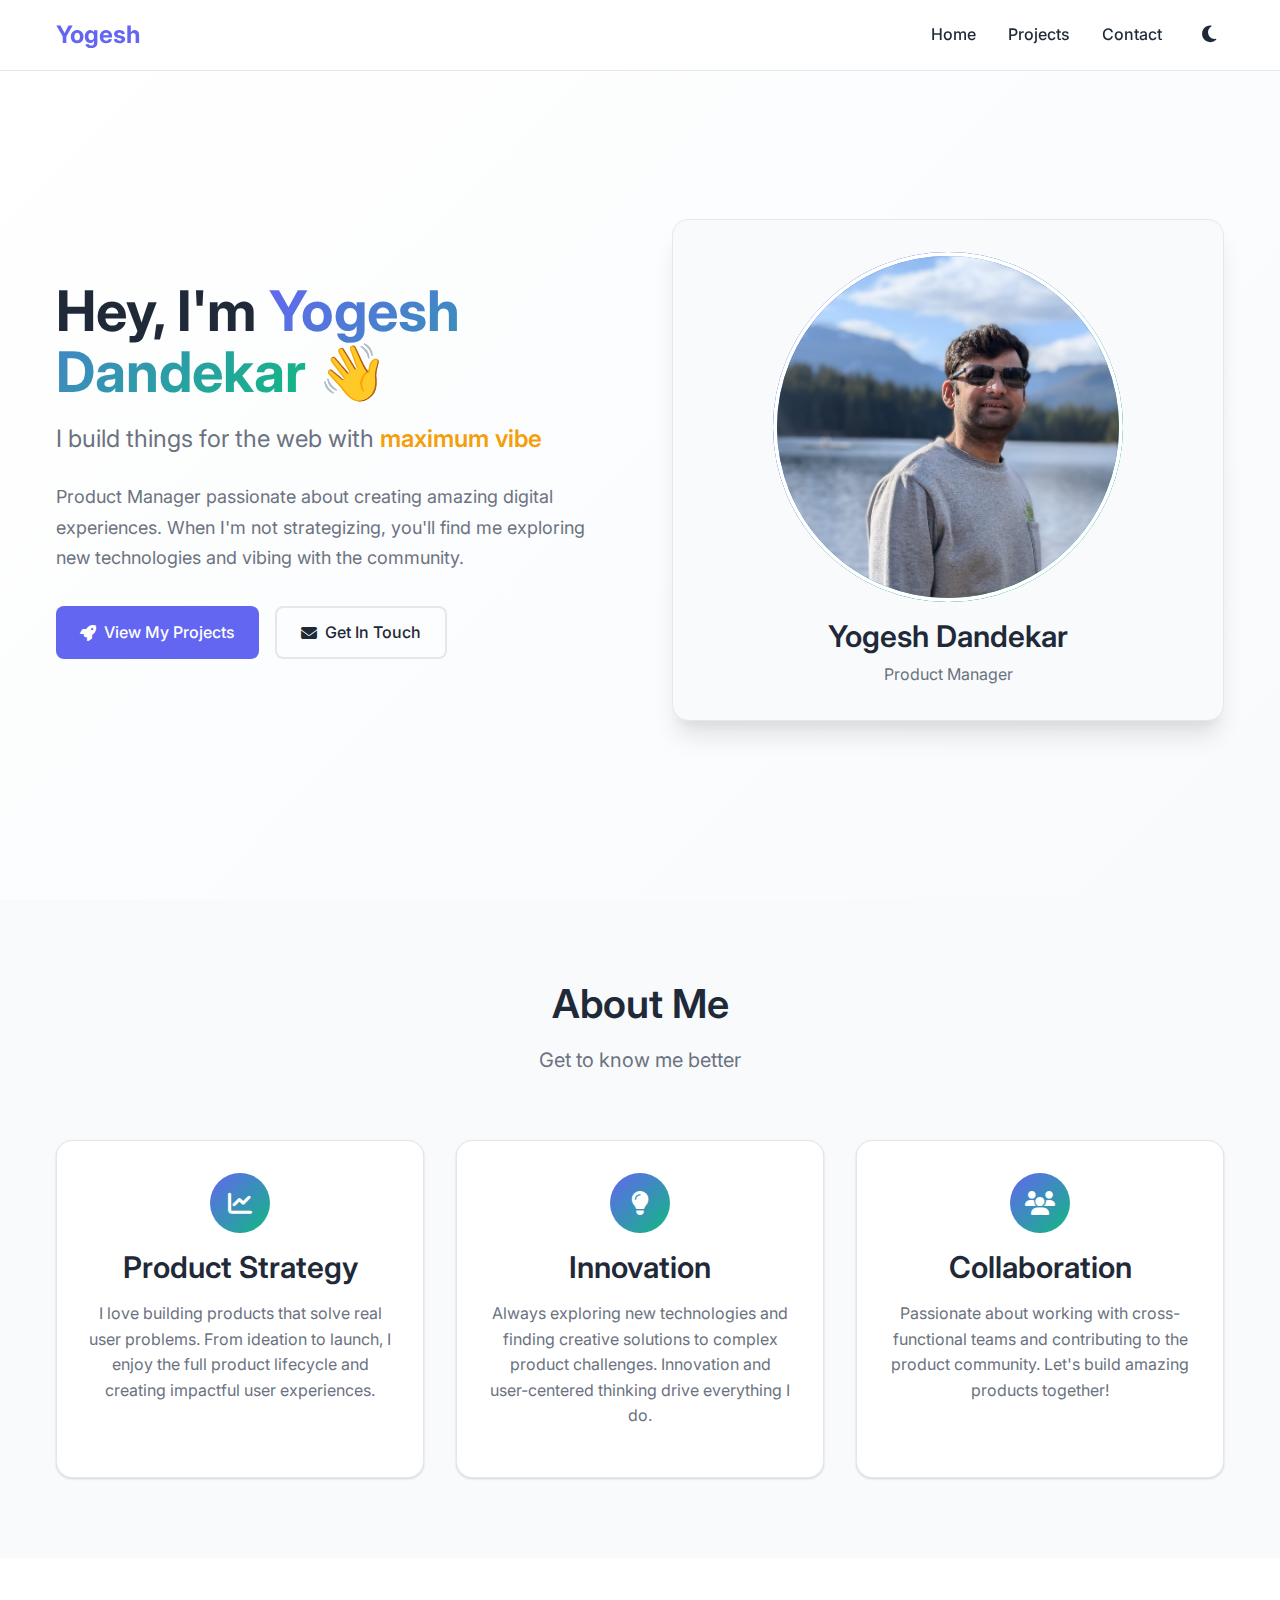
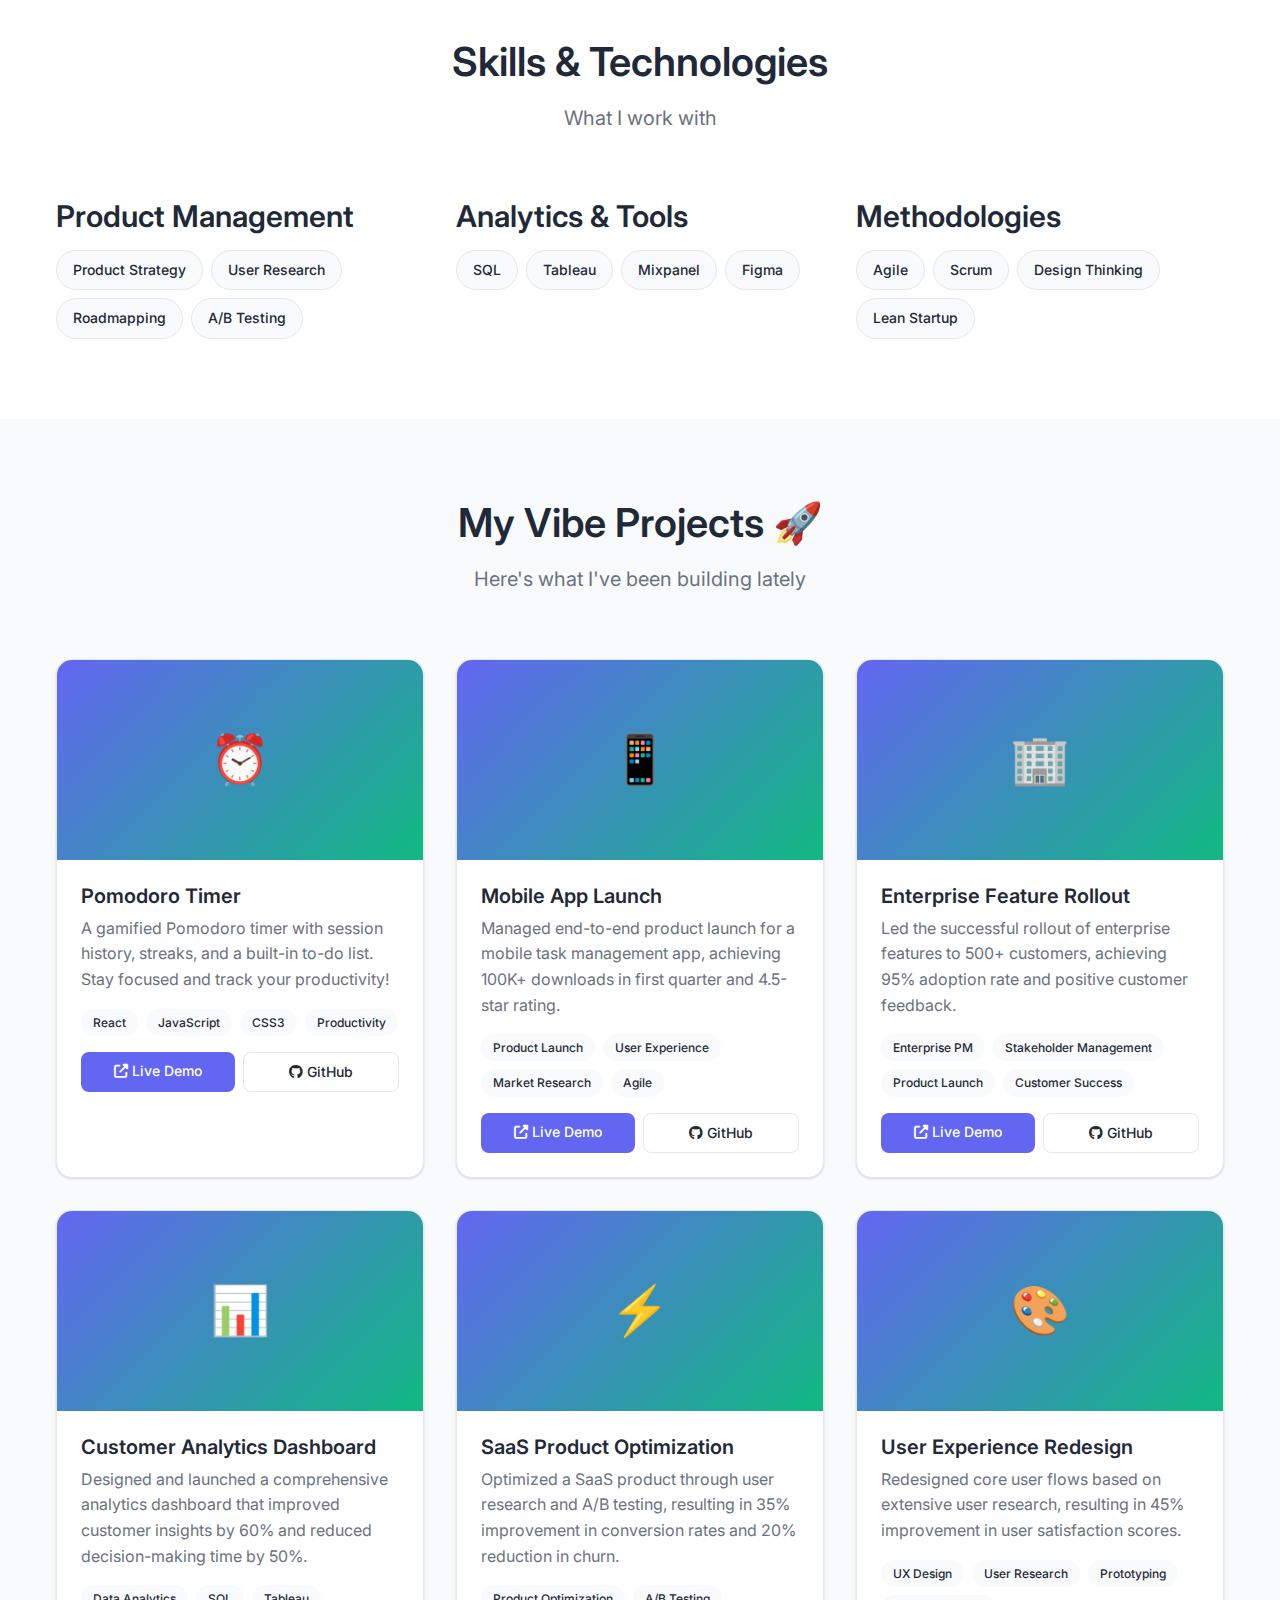
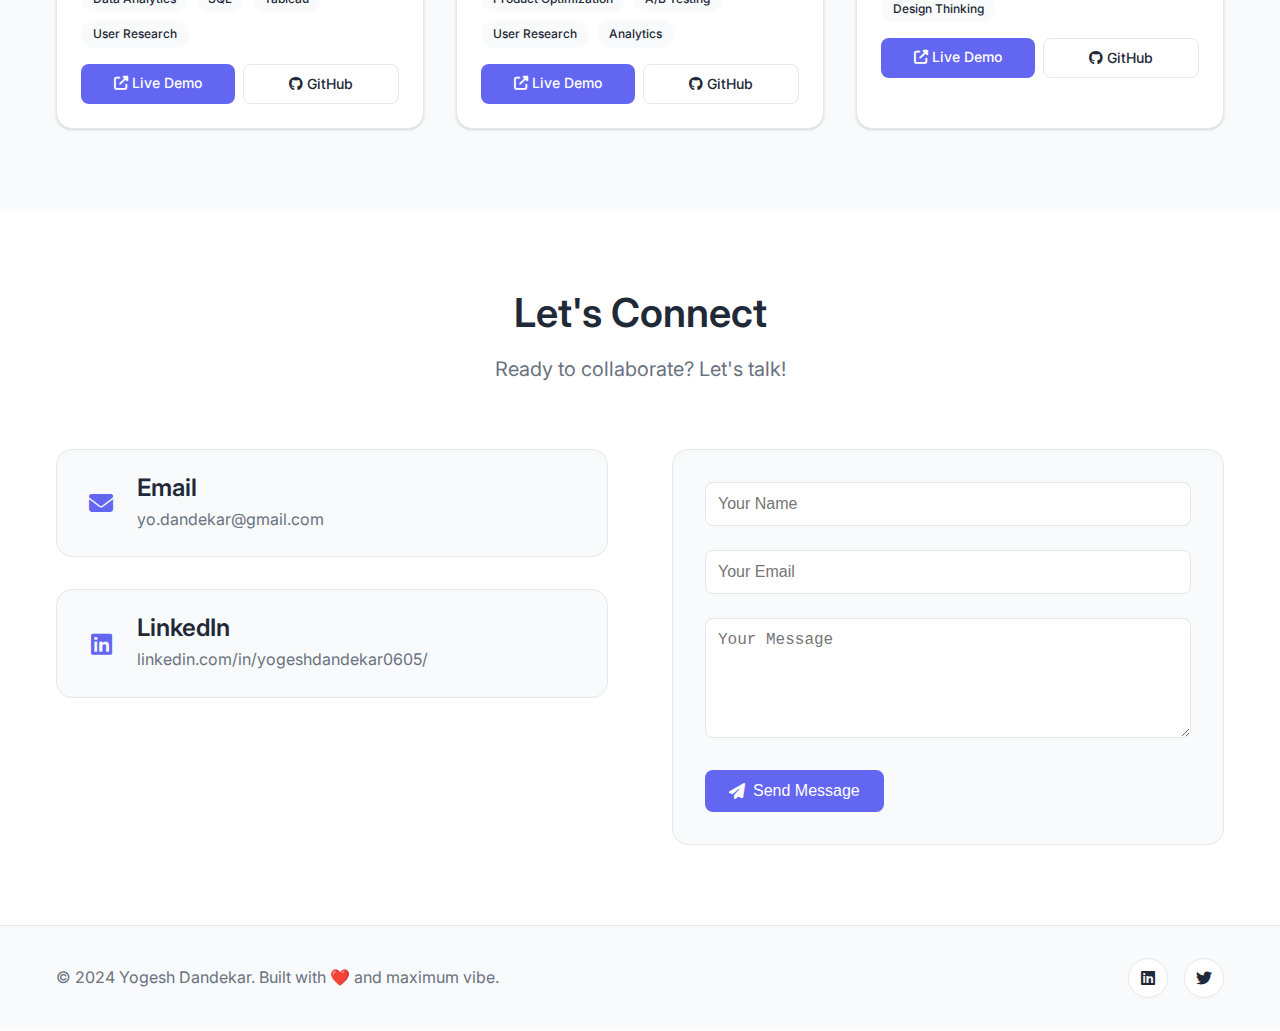
<file: index.html>
<!DOCTYPE html>
<html lang="en">
<head>
    <meta charset="UTF-8">
    <meta name="viewport" content="width=device-width, initial-scale=1.0">
    <title>Yogesh Dandekar</title>
    <meta name="description" content="Personal website showcasing coding projects with maximum vibe">
    
    <!-- Fonts -->
    <link rel="preconnect" href="https://fonts.googleapis.com">
    <link rel="preconnect" href="https://fonts.gstatic.com" crossorigin>
    <link href="https://fonts.googleapis.com/css2?family=Inter:wght@400;500;600;700&display=swap" rel="stylesheet">
    
    <!-- Icons -->
    <link rel="stylesheet" href="https://cdnjs.cloudflare.com/ajax/libs/font-awesome/6.4.0/css/all.min.css">
    
    <!-- Styles -->
    <link rel="stylesheet" href="styles.css">
</head>
<body>
    <!-- Navigation -->
    <nav class="navbar">
        <div class="nav-container">
            <div class="nav-logo">
                <span class="logo-text">Yogesh</span>
            </div>
            <ul class="nav-menu">
                <li class="nav-item">
                    <a href="#home" class="nav-link">Home</a>
                </li>
                <li class="nav-item">
                    <a href="#projects" class="nav-link">Projects</a>
                </li>
                <li class="nav-item">
                    <a href="#contact" class="nav-link">Contact</a>
                </li>
                <li class="nav-item">
                    <button class="theme-toggle" id="themeToggle">
                        <i class="fas fa-moon"></i>
                    </button>
                </li>
            </ul>
            <div class="hamburger">
                <span class="bar"></span>
                <span class="bar"></span>
                <span class="bar"></span>
            </div>
        </div>
    </nav>

    <!-- Hero Section -->
    <section id="home" class="hero">
        <div class="hero-container">
            <div class="hero-content">
                <div class="hero-text">
                    <h1 class="hero-title">
                        Hey, I'm <span class="highlight">Yogesh Dandekar</span> 👋
                    </h1>
                    <p class="hero-subtitle">
                        I build things for the web with <span class="vibe-text">maximum vibe</span>
                    </p>
                    <p class="hero-description">
                        Product Manager passionate about creating amazing digital experiences. 
                        When I'm not strategizing, you'll find me exploring new technologies and vibing with the community.
                    </p>
                    <div class="hero-buttons">
                        <a href="#projects" class="btn btn-primary">
                            <i class="fas fa-rocket"></i>
                            View My Projects
                        </a>
                        <a href="#contact" class="btn btn-secondary">
                            <i class="fas fa-envelope"></i>
                            Get In Touch
                        </a>
                    </div>
                </div>
                <div class="hero-image">
                    <div class="profile-card">
                        <div class="profile-avatar">
                            <img src="public/images/profile.jpg" alt="Yogesh Dandekar" class="profile-image" onerror="this.style.display='none'; this.parentElement.innerHTML='<i class=&quot;fas fa-user&quot;></i>';">
                        </div>
                        <div class="profile-info">
                            <h3>Yogesh Dandekar</h3>
                            <p>Product Manager</p>
                        </div>
                    </div>
                </div>
            </div>
        </div>
    </section>

    <!-- About Section -->
    <section class="about">
        <div class="container">
            <div class="section-header">
                <h2 class="section-title">About Me</h2>
                <p class="section-subtitle">Get to know me better</p>
            </div>
            <div class="about-grid">
                <div class="about-card">
                    <div class="card-icon">
                        <i class="fas fa-chart-line"></i>
                    </div>
                    <h3>Product Strategy</h3>
                    <p>I love building products that solve real user problems. From ideation to launch, I enjoy the full product lifecycle and creating impactful user experiences.</p>
                </div>
                <div class="about-card">
                    <div class="card-icon">
                        <i class="fas fa-lightbulb"></i>
                    </div>
                    <h3>Innovation</h3>
                    <p>Always exploring new technologies and finding creative solutions to complex product challenges. Innovation and user-centered thinking drive everything I do.</p>
                </div>
                <div class="about-card">
                    <div class="card-icon">
                        <i class="fas fa-users"></i>
                    </div>
                    <h3>Collaboration</h3>
                    <p>Passionate about working with cross-functional teams and contributing to the product community. Let's build amazing products together!</p>
                </div>
            </div>
        </div>
    </section>

    <!-- Skills Section -->
    <section class="skills">
        <div class="container">
            <div class="section-header">
                <h2 class="section-title">Skills & Technologies</h2>
                <p class="section-subtitle">What I work with</p>
            </div>
            <div class="skills-grid">
                <div class="skill-category">
                    <h3>Product Management</h3>
                    <div class="skill-items">
                        <span class="skill-tag">Product Strategy</span>
                        <span class="skill-tag">User Research</span>
                        <span class="skill-tag">Roadmapping</span>
                        <span class="skill-tag">A/B Testing</span>
                    </div>
                </div>
                <div class="skill-category">
                    <h3>Analytics & Tools</h3>
                    <div class="skill-items">
                        <span class="skill-tag">SQL</span>
                        <span class="skill-tag">Tableau</span>
                        <span class="skill-tag">Mixpanel</span>
                        <span class="skill-tag">Figma</span>
                    </div>
                </div>
                <div class="skill-category">
                    <h3>Methodologies</h3>
                    <div class="skill-items">
                        <span class="skill-tag">Agile</span>
                        <span class="skill-tag">Scrum</span>
                        <span class="skill-tag">Design Thinking</span>
                        <span class="skill-tag">Lean Startup</span>
                    </div>
                </div>
            </div>
        </div>
    </section>

    <!-- Projects Section -->
    <section id="projects" class="projects">
        <div class="container">
            <div class="section-header">
                <h2 class="section-title">My Vibe Projects 🚀</h2>
                <p class="section-subtitle">Here's what I've been building lately</p>
            </div>
            <div class="projects-grid" id="projectsGrid">
                <!-- Projects will be loaded dynamically -->
            </div>
        </div>
    </section>

    <!-- Contact Section -->
    <section id="contact" class="contact">
        <div class="container">
            <div class="section-header">
                <h2 class="section-title">Let's Connect</h2>
                <p class="section-subtitle">Ready to collaborate? Let's talk!</p>
            </div>
            <div class="contact-content">
                <div class="contact-info">
                    <div class="contact-item">
                        <i class="fas fa-envelope"></i>
                        <div>
                            <h4>Email</h4>
                            <p>yo.dandekar@gmail.com</p>
                        </div>
                    </div>

                    <div class="contact-item">
                        <i class="fab fa-linkedin"></i>
                        <div>
                            <h4>LinkedIn</h4>
                            <p><a href="https://www.linkedin.com/in/yogeshdandekar0605/" target="_blank" rel="noopener noreferrer" style="color: inherit; text-decoration: none;">linkedin.com/in/yogeshdandekar0605/</a></p>
                        </div>
                    </div>
                </div>
                <div class="contact-form">
                    <form id="contactForm">
                        <div class="form-group">
                            <input type="text" id="name" name="name" placeholder="Your Name" required>
                        </div>
                        <div class="form-group">
                            <input type="email" id="email" name="email" placeholder="Your Email" required>
                        </div>
                        <div class="form-group">
                            <textarea id="message" name="message" placeholder="Your Message" rows="5" required></textarea>
                        </div>
                        <button type="submit" class="btn btn-primary">
                            <i class="fas fa-paper-plane"></i>
                            Send Message
                        </button>
                    </form>
                </div>
            </div>
        </div>
    </section>

    <!-- Footer -->
    <footer class="footer">
        <div class="container">
            <div class="footer-content">
                <p>&copy; 2024 Yogesh Dandekar. Built with ❤️ and maximum vibe.</p>
                <div class="social-links">
                    <a href="https://www.linkedin.com/in/yogeshdandekar0605/" class="social-link" target="_blank" rel="noopener noreferrer"><i class="fab fa-linkedin"></i></a>
                    <a href="https://twitter.com/yogeshdandekar" class="social-link" target="_blank" rel="noopener noreferrer"><i class="fab fa-twitter"></i></a>
                </div>
            </div>
        </div>
    </footer>

    <!-- Scripts -->
    <script src="script.js"></script>
</body>
</html>
</file>
<file: styles.css>
/* Reset and Base Styles */
* {
    margin: 0;
    padding: 0;
    box-sizing: border-box;
}

:root {
    /* Vibe Color Palette */
    --primary: #6366f1;
    --primary-dark: #4f46e5;
    --secondary: #10b981;
    --accent: #f59e0b;
    --success: #10b981;
    --warning: #f59e0b;
    --error: #ef4444;
    
    /* Light Theme */
    --bg-primary: #ffffff;
    --bg-secondary: #f8fafc;
    --bg-tertiary: #f1f5f9;
    --text-primary: #1f2937;
    --text-secondary: #6b7280;
    --text-muted: #9ca3af;
    --border: #e5e7eb;
    --shadow: 0 1px 3px 0 rgba(0, 0, 0, 0.1), 0 1px 2px 0 rgba(0, 0, 0, 0.06);
    --shadow-lg: 0 10px 15px -3px rgba(0, 0, 0, 0.1), 0 4px 6px -2px rgba(0, 0, 0, 0.05);
    --shadow-xl: 0 20px 25px -5px rgba(0, 0, 0, 0.1), 0 10px 10px -5px rgba(0, 0, 0, 0.04);
}

[data-theme="dark"] {
    /* Dark Theme */
    --bg-primary: #0f172a;
    --bg-secondary: #1e293b;
    --bg-tertiary: #334155;
    --text-primary: #f8fafc;
    --text-secondary: #cbd5e1;
    --text-muted: #64748b;
    --border: #334155;
    --shadow: 0 1px 3px 0 rgba(0, 0, 0, 0.3), 0 1px 2px 0 rgba(0, 0, 0, 0.2);
    --shadow-lg: 0 10px 15px -3px rgba(0, 0, 0, 0.3), 0 4px 6px -2px rgba(0, 0, 0, 0.2);
    --shadow-xl: 0 20px 25px -5px rgba(0, 0, 0, 0.3), 0 10px 10px -5px rgba(0, 0, 0, 0.2);
}

body {
    font-family: 'Inter', sans-serif;
    line-height: 1.6;
    color: var(--text-primary);
    background-color: var(--bg-primary);
    transition: background-color 0.3s ease, color 0.3s ease;
}

/* Typography */
h1, h2, h3, h4, h5, h6 {
    font-weight: 600;
    line-height: 1.2;
}

h1 { font-size: 3rem; }
h2 { font-size: 2.25rem; }
h3 { font-size: 1.875rem; }
h4 { font-size: 1.5rem; }
h5 { font-size: 1.25rem; }
h6 { font-size: 1.125rem; }

p {
    margin-bottom: 1rem;
}

/* Container */
.container {
    max-width: 1200px;
    margin: 0 auto;
    padding: 0 1rem;
}

/* Navigation */
.navbar {
    position: fixed;
    top: 0;
    width: 100%;
    background: rgba(255, 255, 255, 0.95);
    backdrop-filter: blur(10px);
    border-bottom: 1px solid var(--border);
    z-index: 1000;
    transition: all 0.3s ease;
}

[data-theme="dark"] .navbar {
    background: rgba(15, 23, 42, 0.95);
}

.nav-container {
    max-width: 1200px;
    margin: 0 auto;
    padding: 0 1rem;
    display: flex;
    justify-content: space-between;
    align-items: center;
    height: 70px;
}

.nav-logo .logo-text {
    font-size: 1.5rem;
    font-weight: 700;
    color: var(--primary);
    text-decoration: none;
}

.nav-menu {
    display: flex;
    list-style: none;
    gap: 2rem;
    align-items: center;
}

.nav-link {
    color: var(--text-primary);
    text-decoration: none;
    font-weight: 500;
    transition: color 0.3s ease;
    position: relative;
}

.nav-link:hover {
    color: var(--primary);
}

.nav-link::after {
    content: '';
    position: absolute;
    bottom: -5px;
    left: 0;
    width: 0;
    height: 2px;
    background: var(--primary);
    transition: width 0.3s ease;
}

.nav-link:hover::after {
    width: 100%;
}

.theme-toggle {
    background: none;
    border: none;
    color: var(--text-primary);
    font-size: 1.2rem;
    cursor: pointer;
    padding: 0.5rem;
    border-radius: 0.5rem;
    transition: all 0.3s ease;
}

.theme-toggle:hover {
    background: var(--bg-secondary);
    color: var(--primary);
}

.hamburger {
    display: none;
    flex-direction: column;
    cursor: pointer;
}

.bar {
    width: 25px;
    height: 3px;
    background: var(--text-primary);
    margin: 3px 0;
    transition: 0.3s;
}

/* Hero Section */
.hero {
    padding: 120px 0 80px;
    background: linear-gradient(135deg, var(--bg-primary) 0%, var(--bg-secondary) 100%);
    min-height: 100vh;
    display: flex;
    align-items: center;
}

.hero-container {
    max-width: 1200px;
    margin: 0 auto;
    padding: 0 1rem;
}

.hero-content {
    display: grid;
    grid-template-columns: 1fr 1fr;
    gap: 4rem;
    align-items: center;
}

.hero-title {
    font-size: 3.5rem;
    font-weight: 700;
    margin-bottom: 1rem;
    line-height: 1.1;
}

.highlight {
    background: linear-gradient(135deg, var(--primary), var(--secondary));
    -webkit-background-clip: text;
    -webkit-text-fill-color: transparent;
    background-clip: text;
}

.vibe-text {
    color: var(--accent);
    font-weight: 600;
}

.hero-subtitle {
    font-size: 1.5rem;
    color: var(--text-secondary);
    margin-bottom: 1.5rem;
}

.hero-description {
    font-size: 1.125rem;
    color: var(--text-secondary);
    margin-bottom: 2rem;
    line-height: 1.7;
}

.hero-buttons {
    display: flex;
    gap: 1rem;
    flex-wrap: wrap;
}

.btn {
    display: inline-flex;
    align-items: center;
    gap: 0.5rem;
    padding: 0.75rem 1.5rem;
    border-radius: 0.5rem;
    text-decoration: none;
    font-weight: 500;
    transition: all 0.3s ease;
    border: none;
    cursor: pointer;
    font-size: 1rem;
}

.btn-primary {
    background: var(--primary);
    color: white;
}

.btn-primary:hover {
    background: var(--primary-dark);
    transform: translateY(-2px);
    box-shadow: var(--shadow-lg);
}

.btn-secondary {
    background: transparent;
    color: var(--text-primary);
    border: 2px solid var(--border);
}

.btn-secondary:hover {
    border-color: var(--primary);
    color: var(--primary);
    transform: translateY(-2px);
}

.profile-card {
    background: var(--bg-secondary);
    border-radius: 1rem;
    padding: 2rem;
    box-shadow: var(--shadow-xl);
    text-align: center;
    border: 1px solid var(--border);
}

.profile-avatar {
    width: 350px;
    height: 350px;
    background: linear-gradient(135deg, var(--primary), var(--secondary));
    border-radius: 50%;
    display: flex;
    align-items: center;
    justify-content: center;
    margin: 0 auto 1rem;
    font-size: 6rem;
    color: white;
    overflow: hidden;
    position: relative;
}

.profile-image {
    width: 100%;
    height: 100%;
    object-fit: cover;
    border-radius: 50%;
    border: 4px solid white;
    box-shadow: var(--shadow-lg);
}

.profile-info h3 {
    color: var(--text-primary);
    margin-bottom: 0.5rem;
}

.profile-info p {
    color: var(--text-secondary);
    margin: 0;
}

/* Sections */
.section-header {
    text-align: center;
    margin-bottom: 4rem;
}

.section-title {
    font-size: 2.5rem;
    margin-bottom: 1rem;
    color: var(--text-primary);
}

.section-subtitle {
    font-size: 1.25rem;
    color: var(--text-secondary);
}

/* About Section */
.about {
    padding: 80px 0;
    background: var(--bg-secondary);
}

.about-grid {
    display: grid;
    grid-template-columns: repeat(auto-fit, minmax(300px, 1fr));
    gap: 2rem;
}

.about-card {
    background: var(--bg-primary);
    padding: 2rem;
    border-radius: 1rem;
    box-shadow: var(--shadow);
    border: 1px solid var(--border);
    transition: all 0.3s ease;
    text-align: center;
}

.about-card:hover {
    transform: translateY(-5px);
    box-shadow: var(--shadow-lg);
}

.card-icon {
    width: 60px;
    height: 60px;
    background: linear-gradient(135deg, var(--primary), var(--secondary));
    border-radius: 50%;
    display: flex;
    align-items: center;
    justify-content: center;
    margin: 0 auto 1rem;
    font-size: 1.5rem;
    color: white;
}

.about-card h3 {
    margin-bottom: 1rem;
    color: var(--text-primary);
}

.about-card p {
    color: var(--text-secondary);
    line-height: 1.6;
}

/* Skills Section */
.skills {
    padding: 80px 0;
}

.skills-grid {
    display: grid;
    grid-template-columns: repeat(auto-fit, minmax(250px, 1fr));
    gap: 2rem;
}

.skill-category h3 {
    margin-bottom: 1rem;
    color: var(--text-primary);
}

.skill-items {
    display: flex;
    flex-wrap: wrap;
    gap: 0.5rem;
}

.skill-tag {
    background: var(--bg-secondary);
    color: var(--text-primary);
    padding: 0.5rem 1rem;
    border-radius: 2rem;
    font-size: 0.875rem;
    font-weight: 500;
    border: 1px solid var(--border);
    transition: all 0.3s ease;
}

.skill-tag:hover {
    background: var(--primary);
    color: white;
    transform: translateY(-2px);
}

/* Projects Section */
.projects {
    padding: 80px 0;
    background: var(--bg-secondary);
}

.projects-grid {
    display: grid;
    grid-template-columns: repeat(auto-fit, minmax(350px, 1fr));
    gap: 2rem;
}

.project-card {
    background: var(--bg-primary);
    border-radius: 1rem;
    overflow: hidden;
    box-shadow: var(--shadow);
    border: 1px solid var(--border);
    transition: all 0.3s ease;
}

.project-card:hover {
    transform: translateY(-5px);
    box-shadow: var(--shadow-lg);
}

.project-image {
    width: 100%;
    height: 200px;
    background: linear-gradient(135deg, var(--primary), var(--secondary));
    display: flex;
    align-items: center;
    justify-content: center;
    color: white;
    font-size: 3rem;
}

.project-content {
    padding: 1.5rem;
}

.project-title {
    font-size: 1.25rem;
    margin-bottom: 0.5rem;
    color: var(--text-primary);
}

.project-description {
    color: var(--text-secondary);
    margin-bottom: 1rem;
    line-height: 1.6;
}

.project-tech {
    display: flex;
    flex-wrap: wrap;
    gap: 0.5rem;
    margin-bottom: 1rem;
}

.project-tech span {
    background: var(--bg-secondary);
    color: var(--text-primary);
    padding: 0.25rem 0.75rem;
    border-radius: 1rem;
    font-size: 0.75rem;
    font-weight: 500;
}

.project-links {
    display: flex;
    gap: 0.5rem;
}

.project-links a {
    flex: 1;
    text-align: center;
    padding: 0.5rem;
    border-radius: 0.5rem;
    text-decoration: none;
    font-size: 0.875rem;
    font-weight: 500;
    transition: all 0.3s ease;
}

.project-links .demo {
    background: var(--primary);
    color: white;
}

.project-links .demo:hover {
    background: var(--primary-dark);
}

.project-links .github {
    background: transparent;
    color: var(--text-primary);
    border: 1px solid var(--border);
}

.project-links .github:hover {
    background: var(--bg-secondary);
    color: var(--primary);
}

/* Contact Section */
.contact {
    padding: 80px 0;
}

.contact-content {
    display: grid;
    grid-template-columns: 1fr 1fr;
    gap: 4rem;
}

.contact-info {
    display: flex;
    flex-direction: column;
    gap: 2rem;
}

.contact-item {
    display: flex;
    align-items: center;
    gap: 1rem;
    padding: 1.5rem;
    background: var(--bg-secondary);
    border-radius: 1rem;
    border: 1px solid var(--border);
}

.contact-item i {
    font-size: 1.5rem;
    color: var(--primary);
    width: 40px;
    text-align: center;
}

.contact-item h4 {
    margin-bottom: 0.25rem;
    color: var(--text-primary);
}

.contact-item p {
    color: var(--text-secondary);
    margin: 0;
}

.contact-form {
    background: var(--bg-secondary);
    padding: 2rem;
    border-radius: 1rem;
    border: 1px solid var(--border);
}

.form-group {
    margin-bottom: 1.5rem;
}

.form-group input,
.form-group textarea {
    width: 100%;
    padding: 0.75rem;
    border: 1px solid var(--border);
    border-radius: 0.5rem;
    background: var(--bg-primary);
    color: var(--text-primary);
    font-size: 1rem;
    transition: all 0.3s ease;
}

.form-group input:focus,
.form-group textarea:focus {
    outline: none;
    border-color: var(--primary);
    box-shadow: 0 0 0 3px rgba(99, 102, 241, 0.1);
}

.form-group textarea {
    resize: vertical;
    min-height: 120px;
}

/* Footer */
.footer {
    background: var(--bg-secondary);
    padding: 2rem 0;
    border-top: 1px solid var(--border);
}

.footer-content {
    display: flex;
    justify-content: space-between;
    align-items: center;
    flex-wrap: wrap;
    gap: 1rem;
}

.footer-content p {
    color: var(--text-secondary);
    margin: 0;
}

.social-links {
    display: flex;
    gap: 1rem;
}

.social-link {
    width: 40px;
    height: 40px;
    background: var(--bg-primary);
    border: 1px solid var(--border);
    border-radius: 50%;
    display: flex;
    align-items: center;
    justify-content: center;
    color: var(--text-primary);
    text-decoration: none;
    transition: all 0.3s ease;
}

.social-link:hover {
    background: var(--primary);
    color: white;
    transform: translateY(-2px);
}

/* Responsive Design */
@media (max-width: 768px) {
    .hamburger {
        display: flex;
    }
    
    .nav-menu {
        position: fixed;
        left: -100%;
        top: 70px;
        flex-direction: column;
        background-color: var(--bg-primary);
        width: 100%;
        text-align: center;
        transition: 0.3s;
        box-shadow: var(--shadow);
        padding: 2rem 0;
    }
    
    .nav-menu.active {
        left: 0;
    }
    
    .hero-content {
        grid-template-columns: 1fr;
        gap: 2rem;
        text-align: center;
    }
    
    .hero-title {
        font-size: 2.5rem;
    }
    
    .hero-buttons {
        justify-content: center;
    }
    
    .contact-content {
        grid-template-columns: 1fr;
        gap: 2rem;
    }
    
    .footer-content {
        flex-direction: column;
        text-align: center;
    }
    
    .section-title {
        font-size: 2rem;
    }
}

@media (max-width: 480px) {
    .hero-title {
        font-size: 2rem;
    }
    
    .hero-subtitle {
        font-size: 1.25rem;
    }
    
    .btn {
        padding: 0.5rem 1rem;
        font-size: 0.875rem;
    }
    
    .projects-grid {
        grid-template-columns: 1fr;
    }
}

/* Animations */
@keyframes fadeInUp {
    from {
        opacity: 0;
        transform: translateY(30px);
    }
    to {
        opacity: 1;
        transform: translateY(0);
    }
}

.fade-in-up {
    animation: fadeInUp 0.6s ease-out;
}

/* Smooth scrolling */
html {
    scroll-behavior: smooth;
}
</file>
